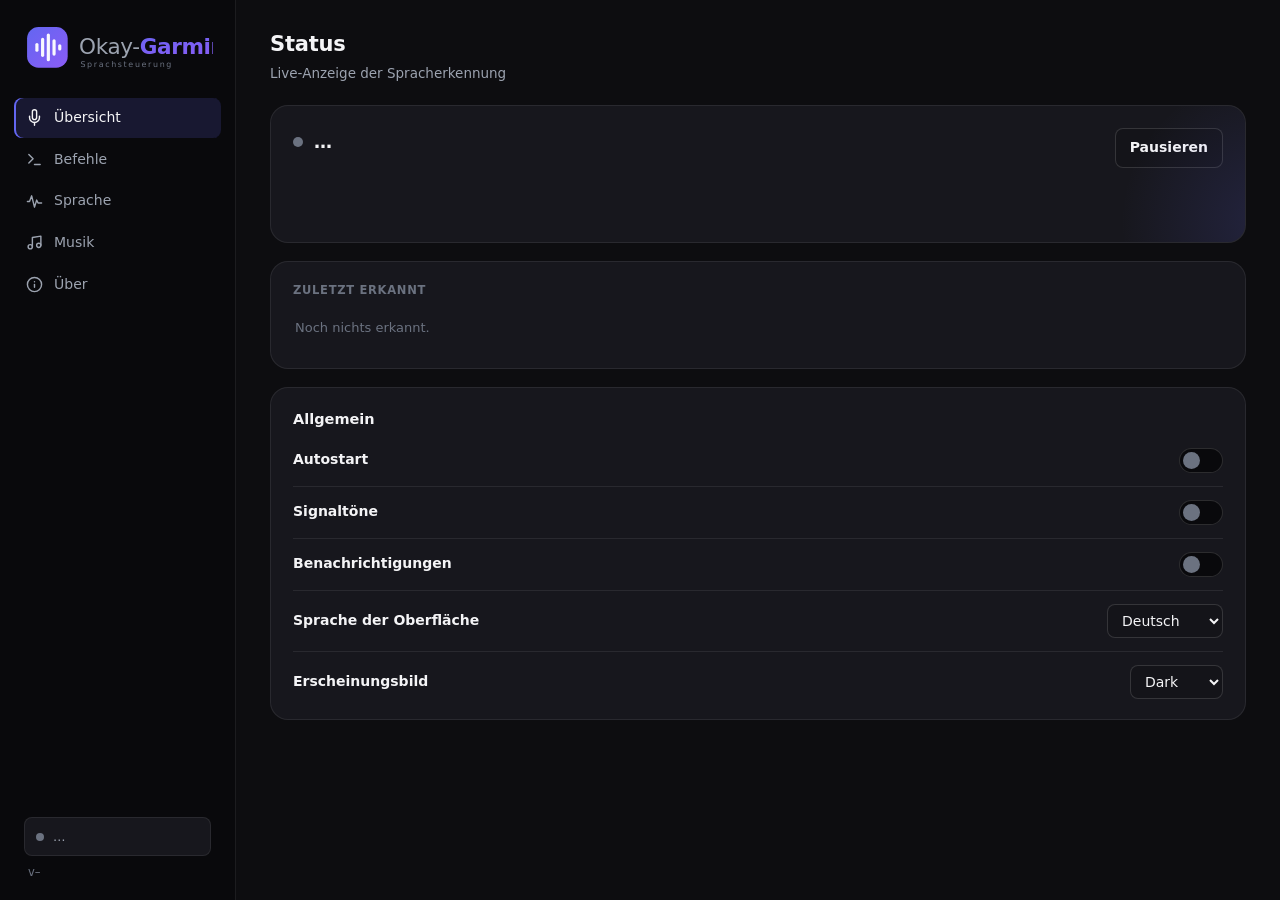
<file: web/index.html>
<!doctype html>
<html lang="de" data-theme="dark">
  <head>
    <meta charset="UTF-8" />
    <meta name="viewport" content="width=device-width, initial-scale=1.0" />
    <title>Okay-Garmin</title>
    <link rel="stylesheet" href="css/app.css" />
  </head>
  <body>
    <div class="shell">
      <aside class="sidebar">
        <div class="brand">
          <svg viewBox="0 8 301 82" role="img" aria-label="Okay-Garmin">
            <defs>
              <linearGradient id="ogBrand" x1="0" y1="0" x2="1" y2="1">
                <stop offset="0%" stop-color="var(--brand)" />
                <stop offset="100%" stop-color="var(--brand-2)" />
              </linearGradient>
            </defs>
            <rect x="8" y="16" width="64" height="64" rx="18" fill="url(#ogBrand)" />
            <g fill="#fff" opacity="0.96">
              <rect x="21" y="41" width="5" height="14" rx="2.5" />
              <rect x="30" y="33" width="5" height="30" rx="2.5" />
              <rect x="39" y="26" width="5" height="44" rx="2.5" />
              <rect x="48" y="35" width="5" height="26" rx="2.5" />
              <rect x="57" y="43" width="5" height="10" rx="2.5" />
            </g>
            <text x="90" y="59" font-family="var(--font)" font-size="34" letter-spacing="-0.6">
              <tspan fill="var(--text-dim)" font-weight="500">Okay-</tspan><tspan fill="url(#ogBrand)" font-weight="700">Garmin</tspan>
            </text>
            <text x="92" y="79" font-family="var(--font)" font-size="12.5" font-weight="500" letter-spacing="2.6" fill="var(--text-faint)" data-i18n="app.tagline">Sprachsteuerung</text>
          </svg>
        </div>

        <nav class="nav">
          <button class="nav-item active" data-page="overview">
            <svg viewBox="0 0 24 24" fill="none" stroke="currentColor" stroke-width="2" stroke-linecap="round" stroke-linejoin="round"><path d="M12 1a3 3 0 0 0-3 3v8a3 3 0 0 0 6 0V4a3 3 0 0 0-3-3z"/><path d="M19 10v2a7 7 0 0 1-14 0v-2"/><line x1="12" y1="19" x2="12" y2="23"/></svg>
            <span data-i18n="nav.overview">Übersicht</span>
          </button>
          <button class="nav-item" data-page="commands">
            <svg viewBox="0 0 24 24" fill="none" stroke="currentColor" stroke-width="2" stroke-linecap="round" stroke-linejoin="round"><polyline points="4 17 10 11 4 5"/><line x1="12" y1="19" x2="20" y2="19"/></svg>
            <span data-i18n="nav.commands">Befehle</span>
          </button>
          <button class="nav-item" data-page="voice">
            <svg viewBox="0 0 24 24" fill="none" stroke="currentColor" stroke-width="2" stroke-linecap="round" stroke-linejoin="round"><path d="M2 12h3l3-8 4 16 3-10 2 4h5"/></svg>
            <span data-i18n="nav.voice">Sprache</span>
          </button>
          <button class="nav-item" data-page="music">
            <svg viewBox="0 0 24 24" fill="none" stroke="currentColor" stroke-width="2" stroke-linecap="round" stroke-linejoin="round"><path d="M9 18V5l12-2v13"/><circle cx="6" cy="18" r="3"/><circle cx="18" cy="16" r="3"/></svg>
            <span data-i18n="nav.music">Musik</span>
          </button>
          <button class="nav-item" data-page="about">
            <svg viewBox="0 0 24 24" fill="none" stroke="currentColor" stroke-width="2" stroke-linecap="round" stroke-linejoin="round"><circle cx="12" cy="12" r="10"/><line x1="12" y1="16" x2="12" y2="12"/><line x1="12" y1="8" x2="12.01" y2="8"/></svg>
            <span data-i18n="nav.about">Über</span>
          </button>
        </nav>

        <div class="sidebar-foot">
          <div class="status-pill">
            <i class="dot" id="sideDot"></i>
            <span id="sideState">…</span>
          </div>
          <div class="version-line">
            <span id="sideVersion">v–</span>
            <span id="sideUpdate" hidden><i class="update-dot"></i></span>
          </div>
        </div>
      </aside>

      <main class="main">
        <!-- ------------------------------------------------------ overview -->
        <section class="page active" id="page-overview">
          <div class="page-head">
            <h1 data-i18n="overview.title">Status</h1>
            <p data-i18n="overview.subtitle">Live-Anzeige der Spracherkennung</p>
          </div>

          <div class="banner" id="modelBanner" hidden>
            <div class="grow">
              <strong data-i18n="overview.models">Sprachmodelle</strong>
              <div id="modelBannerText" class="row-desc"></div>
              <div class="progress" id="modelProgress" hidden><i></i></div>
            </div>
            <button class="btn primary" id="modelDownloadBtn" data-i18n="overview.download">Jetzt laden</button>
          </div>

          <div class="status-card">
            <div class="status-top">
              <div>
                <div class="status-state">
                  <i class="dot" id="stateDot"></i>
                  <strong id="stateText">…</strong>
                </div>
                <div class="status-hint" id="stateHint"></div>
              </div>
              <button class="btn" id="pauseBtn" data-i18n="overview.pause">Pausieren</button>
            </div>
            <div class="meter" id="meter"></div>
          </div>

          <div class="card history">
            <div class="history-label" data-i18n="overview.history">Zuletzt erkannt</div>
            <div class="history-list" id="historyList">
              <div class="empty-note" data-i18n="overview.history_empty">Noch nichts erkannt.</div>
            </div>
          </div>

          <div class="card">
            <div class="card-head"><h2 data-i18n="overview.general">Allgemein</h2></div>

            <div class="row" id="autostartRow">
              <div class="row-text">
                <span class="row-label" data-i18n="setting.autostart">Autostart</span>
                <span class="row-desc" data-i18n="setting.autostart_desc"></span>
              </div>
              <div class="row-control">
                <label class="switch"><input type="checkbox" id="autostartToggle" /><span></span></label>
              </div>
            </div>

            <div class="row">
              <div class="row-text">
                <span class="row-label" data-i18n="setting.sound">Signaltöne</span>
                <span class="row-desc" data-i18n="setting.sound_desc"></span>
              </div>
              <div class="row-control">
                <label class="switch"><input type="checkbox" id="soundToggle" /><span></span></label>
              </div>
            </div>

            <div class="row">
              <div class="row-text">
                <span class="row-label" data-i18n="setting.notifications">Benachrichtigungen</span>
                <span class="row-desc" data-i18n="setting.notifications_desc"></span>
              </div>
              <div class="row-control">
                <label class="switch"><input type="checkbox" id="notifyToggle" /><span></span></label>
              </div>
            </div>

            <div class="row">
              <div class="row-text">
                <span class="row-label" data-i18n="setting.language">Sprache der Oberfläche</span>
                <span class="row-desc" data-i18n="setting.language_desc"></span>
              </div>
              <div class="row-control">
                <select id="uiLanguage">
                  <option value="de">Deutsch</option>
                  <option value="en">English</option>
                </select>
              </div>
            </div>

            <div class="row">
              <div class="row-text">
                <span class="row-label" data-i18n="setting.theme">Erscheinungsbild</span>
                <span class="row-desc" data-i18n="setting.theme_desc"></span>
              </div>
              <div class="row-control">
                <select id="themeSelect">
                  <option value="dark">Dark</option>
                  <option value="light">Light</option>
                </select>
              </div>
            </div>
          </div>
        </section>

        <!-- ------------------------------------------------------ commands -->
        <section class="page" id="page-commands">
          <div class="page-head">
            <h1 data-i18n="commands.title">Sprachbefehle</h1>
            <p data-i18n="commands.subtitle"></p>
          </div>

          <div id="commandList"></div>

          <button class="btn primary" id="addCommandBtn">
            <svg viewBox="0 0 24 24" fill="none" stroke="currentColor" stroke-width="2" stroke-linecap="round"><line x1="12" y1="5" x2="12" y2="19"/><line x1="5" y1="12" x2="19" y2="12"/></svg>
            <span data-i18n="commands.add">Befehl hinzufügen</span>
          </button>
        </section>

        <!-- --------------------------------------------------------- voice -->
        <section class="page" id="page-voice">
          <div class="page-head">
            <h1 data-i18n="voice.title">Spracherkennung</h1>
            <p data-i18n="voice.subtitle"></p>
          </div>

          <div class="card">
            <div class="row">
              <div class="row-text">
                <span class="row-label" data-i18n="voice.stt_language">Erkennungssprache</span>
                <span class="row-desc" data-i18n="voice.stt_language_desc"></span>
              </div>
              <div class="row-control">
                <select id="sttLanguage">
                  <option value="de">Deutsch</option>
                  <option value="en">English</option>
                  <option value="fr">Français</option>
                  <option value="es">Español</option>
                  <option value="it">Italiano</option>
                </select>
              </div>
            </div>

            <div class="row">
              <div class="row-text">
                <span class="row-label" data-i18n="voice.model">Whisper-Modell</span>
                <span class="row-desc" data-i18n="voice.model_desc"></span>
              </div>
              <div class="row-control">
                <select id="whisperModel">
                  <option value="tiny" data-i18n="voice.model_tiny"></option>
                  <option value="base" data-i18n="voice.model_base"></option>
                  <option value="small" data-i18n="voice.model_small"></option>
                </select>
              </div>
            </div>

            <div class="row">
              <div class="row-text"><span class="row-label" data-i18n="voice.device">Mikrofon</span></div>
              <div class="row-control"><select id="inputDevice" style="max-width: 260px"></select></div>
            </div>

            <div class="row">
              <div class="row-text">
                <span class="row-label" data-i18n="voice.threshold">Trefferschwelle</span>
                <span class="row-desc" data-i18n="voice.threshold_desc"></span>
              </div>
              <div class="row-control">
                <input type="range" id="threshold" min="0.5" max="0.95" step="0.01" />
                <code id="thresholdValue" style="width: 34px"></code>
              </div>
            </div>

            <div class="row">
              <div class="row-text"><span class="row-label" data-i18n="voice.timeout">Maximale Befehlslänge</span></div>
              <div class="row-control">
                <input type="number" id="commandTimeout" min="2" max="20" step="0.5" style="width: 76px" />
                <span class="row-desc" data-i18n="unit.s">s</span>
              </div>
            </div>

            <div class="row">
              <div class="row-text"><span class="row-label" data-i18n="voice.cooldown">Sperrzeit</span></div>
              <div class="row-control">
                <input type="number" id="cooldown" min="0" max="10" step="0.5" style="width: 76px" />
                <span class="row-desc" data-i18n="unit.s">s</span>
              </div>
            </div>
          </div>

          <div class="card">
            <div class="row">
              <div class="row-text">
                <span class="row-label" data-i18n="voice.ptt">Push-to-Talk</span>
                <span class="row-desc" data-i18n="voice.ptt_desc"></span>
              </div>
              <div class="row-control">
                <label class="switch"><input type="checkbox" id="pttToggle" /><span></span></label>
              </div>
            </div>

            <div class="row" id="pttHotkeyRow">
              <div class="row-text"><span class="row-label" data-i18n="voice.ptt_hotkey">Taste</span></div>
              <div class="row-control">
                <input type="text" class="hotkey-input" id="pttHotkey" readonly style="width: 190px" />
              </div>
            </div>
          </div>

          <div class="card">
            <div class="row">
              <div class="row-text">
                <span class="row-label" data-i18n="voice.overlay">Bildschirmanzeige</span>
                <span class="row-desc" data-i18n="voice.overlay_desc"></span>
              </div>
              <div class="row-control">
                <label class="switch"><input type="checkbox" id="overlayToggle" /><span></span></label>
              </div>
            </div>

            <div class="row" id="overlayPositionRow">
              <div class="row-text">
                <span class="row-label" data-i18n="voice.overlay_position">Position</span>
                <span class="row-desc" id="overlayCustomNote" hidden data-i18n="voice.overlay_custom_note"></span>
              </div>
              <div class="row-control">
                <select id="overlayPosition">
                  <option value="top-left" data-i18n="pos.top-left"></option>
                  <option value="top-center" data-i18n="pos.top-center"></option>
                  <option value="top-right" data-i18n="pos.top-right"></option>
                  <option value="bottom-left" data-i18n="pos.bottom-left"></option>
                  <option value="bottom-center" data-i18n="pos.bottom-center"></option>
                  <option value="bottom-right" data-i18n="pos.bottom-right"></option>
                </select>
              </div>
            </div>

            <div class="row" id="overlayScaleRow">
              <div class="row-text">
                <span class="row-label" data-i18n="voice.overlay_scale">Größe</span>
                <span class="row-desc" data-i18n="voice.overlay_scale_desc"></span>
              </div>
              <div class="row-control">
                <input type="range" id="overlayScale" min="0.7" max="2" step="0.05" />
                <code id="overlayScaleValue" style="width: 42px"></code>
              </div>
            </div>

            <div class="row" id="overlayPlaceRow">
              <div class="row-text">
                <span class="row-label" data-i18n="voice.overlay_place">Frei positionieren</span>
                <span class="row-desc" data-i18n="voice.overlay_place_desc"></span>
              </div>
              <div class="row-control">
                <button class="btn" id="overlayPreviewBtn" data-i18n="voice.overlay_preview">Vorschau</button>
                <button class="btn primary" id="overlayPlaceBtn" data-i18n="voice.overlay_place_start">Platzieren</button>
                <button class="btn" id="overlayResetBtn" data-i18n="voice.overlay_reset">Zurücksetzen</button>
              </div>
            </div>
          </div>
        </section>

        <!-- --------------------------------------------------------- music -->
        <section class="page" id="page-music">
          <div class="page-head">
            <h1 data-i18n="music.title">Musik</h1>
            <p data-i18n="music.subtitle"></p>
          </div>

          <div class="card">
            <div class="card-head">
              <h2 data-i18n="music.media_title">Medientasten</h2>
              <span class="badge badge-secondary" data-i18n="music.no_account">Ohne Konto</span>
            </div>
            <p class="row-desc" style="padding: 10px 0 2px" data-i18n="music.media_desc"></p>
          </div>

          <div class="card">
            <div class="card-head">
              <h2>Spotify</h2>
              <span class="badge" id="spotifyBadge" data-i18n="music.not_connected">Nicht verbunden</span>
            </div>

            <div class="banner warn">
              <span class="grow" data-i18n="music.premium_note"></span>
            </div>

            <div class="row">
              <div class="row-text">
                <span class="row-label" data-i18n="music.client_id">Client-ID</span>
                <span class="row-desc" data-i18n="music.client_id_desc"></span>
              </div>
              <div class="row-control">
                <input type="text" id="spotifyClientId" spellcheck="false" style="width: 280px; font-family: ui-monospace, Consolas, monospace; font-size: 12.5px" />
              </div>
            </div>

            <div class="row">
              <div class="row-text">
                <span class="row-label" data-i18n="music.redirect">Redirect-URI</span>
                <span class="row-desc" data-i18n="music.redirect_desc"></span>
              </div>
              <div class="row-control">
                <code id="spotifyRedirect">http://127.0.0.1:8888/callback</code>
              </div>
            </div>

            <div class="row">
              <div class="row-text">
                <span class="row-label" data-i18n="music.connection">Verbindung</span>
                <span class="row-desc" id="spotifyStatusText"></span>
              </div>
              <div class="row-control">
                <button class="btn" id="spotifyDashboardBtn" data-i18n="music.open_dashboard">Dashboard</button>
                <button class="btn primary" id="spotifyConnectBtn" data-i18n="music.connect">Verbinden</button>
                <button class="btn danger" id="spotifyDisconnectBtn" hidden data-i18n="music.disconnect">Trennen</button>
              </div>
            </div>
          </div>

          <div class="card">
            <div class="card-head"><h2 data-i18n="music.examples">Beispiele</h2></div>
            <div class="kv"><code>spiel {}</code><span data-i18n="music.example_play"></span></div>
            <div class="kv"><code>musik pause</code><span data-i18n="music.example_pause"></span></div>
            <div class="kv"><code>naechster song</code><span data-i18n="music.example_next"></span></div>
          </div>
        </section>

        <!-- --------------------------------------------------------- about -->
        <section class="page" id="page-about">
          <div class="page-head">
            <h1 data-i18n="about.title">Über Okay-Garmin</h1>
            <p data-i18n="about.subtitle"></p>
          </div>

          <div class="card">
            <div class="banner" id="updateBanner" hidden>
              <span class="grow" id="updateText"></span>
              <button class="btn primary" id="updateBtn" data-i18n="about.update_now">Jetzt aktualisieren</button>
            </div>

            <div class="kv"><span data-i18n="about.version">Installierte Version</span><code id="aboutVersion">–</code></div>
            <div class="kv"><span data-i18n="about.latest">Neueste Version</span><code id="aboutLatest">–</code></div>
            <div class="kv"><span data-i18n="about.config_path">Einstellungen</span><code id="aboutConfig">–</code></div>
            <div class="kv"><span data-i18n="about.log_path">Protokolle</span><code id="aboutLogs">–</code></div>

            <div class="row" style="padding-top: 16px">
              <div class="row-text"><span class="row-desc" data-i18n="about.author">Ein Projekt von Vensin</span></div>
              <div class="row-control">
                <button class="btn" id="openLogsBtn" data-i18n="about.open">Öffnen</button>
                <button class="btn" id="checkUpdateBtn" data-i18n="about.check">Nach Updates suchen</button>
                <button class="btn" id="repoBtn">
                  <svg viewBox="0 0 24 24" fill="currentColor"><path d="M12 0c-6.626 0-12 5.373-12 12 0 5.302 3.438 9.8 8.207 11.387.599.111.793-.261.793-.577v-2.234c-3.338.726-4.033-1.416-4.033-1.416-.546-1.387-1.333-1.756-1.333-1.756-1.089-.745.083-.729.083-.729 1.205.084 1.839 1.237 1.839 1.237 1.07 1.834 2.807 1.304 3.492.997.107-.775.418-1.305.762-1.604-2.665-.305-5.467-1.334-5.467-5.931 0-1.311.469-2.381 1.236-3.221-.124-.303-.535-1.524.117-3.176 0 0 1.008-.322 3.301 1.23.957-.266 1.983-.399 3.003-.404 1.02.005 2.047.138 3.006.404 2.291-1.552 3.297-1.23 3.297-1.23.653 1.653.242 2.874.118 3.176.77.84 1.235 1.911 1.235 3.221 0 4.609-2.807 5.624-5.479 5.921.43.372.823 1.102.823 2.222v3.293c0 .319.192.694.801.576 4.765-1.589 8.199-6.086 8.199-11.386 0-6.627-5.373-12-12-12z"/></svg>
                  <span data-i18n="about.repo">GitHub</span>
                </button>
              </div>
            </div>
          </div>
        </section>
      </main>
    </div>

    <div class="toasts" id="toasts"></div>

    <script src="js/i18n.js"></script>
    <script src="js/hotkey.js"></script>
    <script src="js/app.js"></script>
  </body>
</html>
</file>
<file: web/css/app.css>
/* Okay-Garmin settings UI
   Dark is the default; [data-theme="light"] flips the tokens. Every colour is
   defined here on :root so no rule depends on a media query alone. */

:root {
  --bg: #0d0d10;
  --bg-raised: #141419;
  --bg-sunken: #09090c;
  --surface: #17171d;
  --surface-hover: #1e1e26;
  --border: rgba(255, 255, 255, 0.08);
  --border-strong: rgba(255, 255, 255, 0.14);

  --text: #f4f4f6;
  --text-dim: #9ca3b0;
  --text-faint: #6b7280;

  --brand: #6366f1;
  --brand-2: #8b5cf6;
  --brand-soft: rgba(99, 102, 241, 0.16);
  --gradient: linear-gradient(135deg, #6366f1 0%, #8b5cf6 100%);

  --ok: #34d399;
  --warn: #fbbf24;
  --danger: #f87171;
  --danger-strong: #ef4444;

  --r-sm: 8px;
  --r-md: 12px;
  --r-lg: 18px;
  --shadow: 0 10px 30px -12px rgba(0, 0, 0, 0.7);
  --ring: 0 0 0 3px var(--brand-soft);

  --sidebar-w: 236px;
  --font: "Segoe UI Variable Text", "Segoe UI", system-ui, -apple-system, sans-serif;
}

[data-theme="light"] {
  --bg: #f6f7f9;
  --bg-raised: #ffffff;
  --bg-sunken: #eceef2;
  --surface: #ffffff;
  --surface-hover: #f3f4f7;
  --border: rgba(15, 23, 42, 0.09);
  --border-strong: rgba(15, 23, 42, 0.16);

  --text: #10131a;
  --text-dim: #566072;
  --text-faint: #8792a4;

  --brand: #4f46e5;
  --brand-2: #7c3aed;
  --brand-soft: rgba(79, 70, 229, 0.12);
  --gradient: linear-gradient(135deg, #4f46e5 0%, #7c3aed 100%);

  --ok: #059669;
  --warn: #b45309;
  --danger: #dc2626;
  --danger-strong: #b91c1c;
  --shadow: 0 10px 28px -16px rgba(15, 23, 42, 0.35);
}

* { margin: 0; padding: 0; box-sizing: border-box; }

/* A class rule with display: flex/grid outbids the UA stylesheet's rule for
   the hidden attribute, so elements toggled with `hidden` stayed visible. */
[hidden] { display: none !important; }

html, body { height: 100%; }

body {
  font-family: var(--font);
  background: var(--bg);
  color: var(--text);
  font-size: 14px;
  line-height: 1.55;
  overflow: hidden;
  -webkit-font-smoothing: antialiased;
}

::selection { background: var(--brand-soft); }

/* ---------------------------------------------------------------- layout */

.shell {
  display: grid;
  grid-template-columns: var(--sidebar-w) 1fr;
  height: 100vh;
}

.sidebar {
  background: var(--bg-sunken);
  border-right: 1px solid var(--border);
  display: flex;
  flex-direction: column;
  padding: 22px 14px 14px;
  gap: 8px;
}

.brand { padding: 0 8px 16px; }
.brand svg { width: 100%; height: auto; display: block; }

.nav { display: flex; flex-direction: column; gap: 2px; }

.nav-item {
  display: flex;
  align-items: center;
  gap: 11px;
  padding: 9px 12px;
  border: 0;
  border-radius: var(--r-sm);
  background: transparent;
  color: var(--text-dim);
  font: inherit;
  font-weight: 500;
  text-align: left;
  cursor: pointer;
  transition: background 0.14s, color 0.14s;
}

.nav-item svg { width: 17px; height: 17px; flex: none; }
.nav-item:hover { background: var(--surface-hover); color: var(--text); }

.nav-item.active {
  background: var(--brand-soft);
  color: var(--text);
  box-shadow: inset 2px 0 0 var(--brand);
}

.sidebar-foot { margin-top: auto; padding: 10px 10px 4px; }

.status-pill {
  display: flex;
  align-items: center;
  gap: 9px;
  padding: 9px 11px;
  border-radius: var(--r-sm);
  background: var(--surface);
  border: 1px solid var(--border);
  font-size: 12.5px;
  color: var(--text-dim);
}

.dot {
  width: 8px; height: 8px;
  border-radius: 50%;
  background: var(--text-faint);
  flex: none;
}

.dot.live { background: var(--ok); box-shadow: 0 0 0 0 rgba(52, 211, 153, 0.5); animation: pulse 2s infinite; }
.dot.busy { background: var(--brand-2); animation: pulse 1s infinite; }
.dot.warn { background: var(--warn); }
.dot.bad { background: var(--danger); }

@keyframes pulse {
  0%   { box-shadow: 0 0 0 0 currentColor; opacity: 1; }
  70%  { box-shadow: 0 0 0 7px transparent; opacity: 0.85; }
  100% { box-shadow: 0 0 0 0 transparent; opacity: 1; }
}

@media (prefers-reduced-motion: reduce) {
  .dot.live, .dot.busy { animation: none; }
}

.version-line {
  margin-top: 8px;
  padding: 0 4px;
  font-size: 11.5px;
  color: var(--text-faint);
  display: flex;
  justify-content: space-between;
  align-items: center;
  gap: 8px;
}

.update-dot {
  width: 7px; height: 7px; border-radius: 50%;
  background: var(--warn);
  flex: none;
}

/* ------------------------------------------------------------------ main */

.main { overflow-y: auto; padding: 28px 34px 44px; }
.main::-webkit-scrollbar { width: 10px; }
.main::-webkit-scrollbar-thumb { background: var(--border-strong); border-radius: 5px; }

.page { display: none; animation: fade 0.18s ease-out; }
.page.active { display: block; }

@keyframes fade { from { opacity: 0; transform: translateY(4px); } to { opacity: 1; transform: none; } }

.page-head { margin-bottom: 22px; }
.page-head h1 { font-size: 21px; font-weight: 650; letter-spacing: -0.2px; }
.page-head p { color: var(--text-dim); font-size: 13.5px; margin-top: 2px; }

.card {
  background: var(--surface);
  border: 1px solid var(--border);
  border-radius: var(--r-lg);
  padding: 20px 22px;
  margin-bottom: 18px;
}

.card-head {
  display: flex;
  align-items: center;
  justify-content: space-between;
  gap: 14px;
  margin-bottom: 4px;
}

.card-head h2 { font-size: 14.5px; font-weight: 600; }

/* ------------------------------------------------------- settings rows */

/* v1 had a two-column grid holding four elements, which folded the autostart
   and sound rows on top of each other. This is one row per setting. */
.row {
  display: flex;
  align-items: center;
  gap: 18px;
  padding: 13px 0;
  border-bottom: 1px solid var(--border);
}

.row:last-child { border-bottom: 0; padding-bottom: 0; }
.row:first-of-type { padding-top: 4px; }
.row-text { flex: 1; min-width: 0; }
.row-label { font-weight: 550; display: block; }
.row-desc { color: var(--text-dim); font-size: 12.5px; }
.row-control { flex: none; display: flex; align-items: center; gap: 10px; }
.row.disabled { opacity: 0.55; }

/* ------------------------------------------------------------- controls */

.switch { position: relative; width: 44px; height: 25px; flex: none; }
.switch input { position: absolute; opacity: 0; width: 100%; height: 100%; margin: 0; cursor: pointer; z-index: 1; }

.switch span {
  position: absolute; inset: 0;
  background: var(--bg-sunken);
  border: 1px solid var(--border-strong);
  border-radius: 999px;
  transition: background 0.2s, border-color 0.2s;
  pointer-events: none;
}

.switch span::before {
  content: "";
  position: absolute;
  top: 3px; left: 3px;
  width: 17px; height: 17px;
  border-radius: 50%;
  background: var(--text-faint);
  transition: transform 0.2s, background 0.2s;
}

.switch input:checked + span { background: var(--gradient); border-color: transparent; }
.switch input:checked + span::before { transform: translateX(19px); background: #fff; }
.switch input:focus-visible + span { box-shadow: var(--ring); }

input[type="text"], input[type="number"], select, textarea {
  font: inherit;
  color: var(--text);
  background: var(--bg-raised);
  border: 1px solid var(--border-strong);
  border-radius: var(--r-sm);
  padding: 7px 10px;
  transition: border-color 0.15s, box-shadow 0.15s;
  min-width: 0;
}

input:focus, select:focus, textarea:focus {
  outline: none;
  border-color: var(--brand);
  box-shadow: var(--ring);
}

input::placeholder { color: var(--text-faint); }
select { cursor: pointer; padding-right: 26px; }

input[type="range"] {
  -webkit-appearance: none;
  appearance: none;
  width: 150px;
  height: 4px;
  border-radius: 2px;
  background: var(--bg-sunken);
  border: 1px solid var(--border);
}

input[type="range"]::-webkit-slider-thumb {
  -webkit-appearance: none;
  width: 15px; height: 15px;
  border-radius: 50%;
  background: var(--gradient);
  cursor: pointer;
  border: 2px solid var(--surface);
}

.btn {
  display: inline-flex;
  align-items: center;
  gap: 7px;
  font: inherit;
  font-weight: 550;
  padding: 8px 14px;
  border-radius: var(--r-sm);
  border: 1px solid var(--border-strong);
  background: var(--bg-raised);
  color: var(--text);
  cursor: pointer;
  transition: background 0.14s, border-color 0.14s, opacity 0.14s;
  white-space: nowrap;
}

.btn:hover { background: var(--surface-hover); border-color: var(--brand); }
.btn:focus-visible { outline: none; box-shadow: var(--ring); }
.btn[disabled] { opacity: 0.5; cursor: default; }
.btn[disabled]:hover { background: var(--bg-raised); border-color: var(--border-strong); }
.btn svg { width: 15px; height: 15px; }

.btn.primary { background: var(--gradient); border-color: transparent; color: #fff; }
.btn.primary:hover { filter: brightness(1.08); border-color: transparent; }
.btn.ghost { background: transparent; border-color: transparent; color: var(--text-dim); padding: 7px 9px; }
.btn.ghost:hover { background: var(--surface-hover); color: var(--text); border-color: transparent; }
.btn.danger:hover { color: var(--danger); border-color: var(--danger); background: transparent; }
.btn.icon { padding: 7px; }
.btn.icon svg { width: 16px; height: 16px; }

/* ------------------------------------------------------------- status */

.status-card {
  background: var(--surface);
  border: 1px solid var(--border);
  border-radius: var(--r-lg);
  padding: 22px;
  margin-bottom: 18px;
  position: relative;
  overflow: hidden;
}

.status-card::after {
  content: "";
  position: absolute;
  inset: -40% -20% auto auto;
  width: 340px; height: 340px;
  background: radial-gradient(circle, var(--brand-soft) 0%, transparent 62%);
  pointer-events: none;
}

.status-top {
  display: flex;
  align-items: flex-start;
  justify-content: space-between;
  gap: 16px;
  position: relative;
}

.status-state { display: flex; align-items: center; gap: 11px; }
.status-state .dot { width: 10px; height: 10px; }
.status-state strong { font-size: 18px; font-weight: 620; letter-spacing: -0.2px; }
.status-hint { color: var(--text-dim); font-size: 13px; margin-top: 6px; }
.status-hint kbd {
  font: inherit;
  font-size: 12px;
  background: var(--bg-sunken);
  border: 1px solid var(--border-strong);
  border-bottom-width: 2px;
  border-radius: 5px;
  padding: 1px 6px;
}

/* Microphone meter: fixed bars lit from the left, so it reads at a glance
   without animating width (which jitters at 20 updates a second). */
.meter { display: flex; gap: 3px; align-items: flex-end; height: 34px; margin-top: 18px; position: relative; }
.meter i {
  flex: 1;
  background: var(--bg-sunken);
  border-radius: 2px;
  height: 100%;
  transition: background 0.09s linear;
}
.meter i.on { background: var(--gradient); }
.meter i.peak { background: var(--warn); }

.history { margin-top: 4px; }
.history-label {
  font-size: 11.5px;
  font-weight: 600;
  letter-spacing: 0.7px;
  text-transform: uppercase;
  color: var(--text-faint);
  margin-bottom: 8px;
}

.history-list { display: flex; flex-direction: column; gap: 6px; }

.history-item {
  display: flex;
  align-items: baseline;
  gap: 10px;
  padding: 9px 12px;
  border-radius: var(--r-sm);
  background: var(--bg-raised);
  border: 1px solid var(--border);
  font-size: 13px;
}

.history-item .said { flex: 1; min-width: 0; overflow: hidden; text-overflow: ellipsis; white-space: nowrap; }
.history-item .said.empty { color: var(--text-faint); font-style: italic; }

.tag {
  font-size: 11.5px;
  font-weight: 600;
  padding: 2px 8px;
  border-radius: 999px;
  flex: none;
}

.tag.hit { background: rgba(52, 211, 153, 0.15); color: var(--ok); }
.tag.miss { background: var(--bg-sunken); color: var(--text-faint); }
.empty-note { color: var(--text-faint); font-size: 13px; padding: 10px 2px; }

/* ------------------------------------------------------------ commands */

.command {
  border: 1px solid var(--border);
  border-radius: var(--r-md);
  background: var(--bg-raised);
  padding: 14px 16px;
  margin-bottom: 10px;
  display: grid;
  grid-template-columns: minmax(0, 1.4fr) 152px minmax(0, 1.5fr) 84px auto;
  gap: 10px;
  align-items: end;
}

.command.off { opacity: 0.55; }
.field { display: flex; flex-direction: column; gap: 5px; min-width: 0; }
.field > label { font-size: 11px; font-weight: 600; letter-spacing: 0.5px; text-transform: uppercase; color: var(--text-faint); }
.field input, .field select { width: 100%; }
.command-actions { display: flex; gap: 4px; align-items: center; padding-bottom: 1px; }

.with-button { display: flex; gap: 6px; }
.with-button input { flex: 1; }

/* A command that can never work as written. */
input.warn, input.warn:focus { border-color: var(--warn); }

.hotkey-input { cursor: pointer; font-family: ui-monospace, "Cascadia Mono", Consolas, monospace; font-size: 13px; }
.hotkey-input.recording { border-color: var(--brand); box-shadow: var(--ring); color: var(--brand-2); }

.aliases-row { grid-column: 1 / -1; }

/* ------------------------------------------------------------- about */

.about-mark { max-width: 300px; margin-bottom: 6px; }
.about-mark svg { width: 100%; height: auto; }
.kv { display: flex; justify-content: space-between; gap: 16px; padding: 9px 0; border-bottom: 1px solid var(--border); font-size: 13px; }
.kv:last-child { border-bottom: 0; }
.kv span:first-child { color: var(--text-dim); }
.kv code { font-family: ui-monospace, Consolas, monospace; font-size: 12px; color: var(--text-dim); word-break: break-all; text-align: right; }
.link { color: var(--brand-2); cursor: pointer; text-decoration: none; font-weight: 550; background: none; border: 0; font: inherit; padding: 0; }
.link:hover { text-decoration: underline; }

.banner {
  display: flex;
  align-items: center;
  gap: 12px;
  padding: 12px 14px;
  border-radius: var(--r-md);
  background: var(--brand-soft);
  border: 1px solid var(--border-strong);
  margin-bottom: 14px;
  font-size: 13px;
}

.banner.warn { background: rgba(251, 191, 36, 0.12); }
.banner .grow { flex: 1; }

.progress { height: 5px; border-radius: 3px; background: var(--bg-sunken); overflow: hidden; margin-top: 10px; }
.progress i { display: block; height: 100%; background: var(--gradient); width: 0; transition: width 0.25s; }
.progress.indeterminate i { width: 35%; animation: slide 1.2s ease-in-out infinite; }

@keyframes slide { 0% { margin-left: -35%; } 100% { margin-left: 100%; } }

/* ------------------------------------------------------------- toasts */

.toasts {
  position: fixed;
  right: 20px;
  bottom: 18px;
  display: flex;
  flex-direction: column;
  gap: 8px;
  z-index: 50;
}

.toast {
  background: var(--surface);
  border: 1px solid var(--border-strong);
  border-left: 3px solid var(--brand);
  border-radius: var(--r-sm);
  padding: 10px 15px;
  box-shadow: var(--shadow);
  font-size: 13px;
  animation: rise 0.2s ease-out;
}

.toast.bad { border-left-color: var(--danger); }
.toast.good { border-left-color: var(--ok); }

@keyframes rise { from { opacity: 0; transform: translateY(8px); } to { opacity: 1; transform: none; } }

@media (max-width: 900px) {
  .shell { grid-template-columns: 68px 1fr; }
  .brand, .nav-item span, .sidebar-foot { display: none; }
  .nav-item { justify-content: center; }
  .command { grid-template-columns: 1fr; }
  .main { padding: 22px 20px 36px; }
}

/* CSS variables do not resolve inside SVG presentation attributes, so the
   wordmark's typography is set here instead. */
.brand svg text, .about-mark svg text { font-family: var(--font); }
</file>
